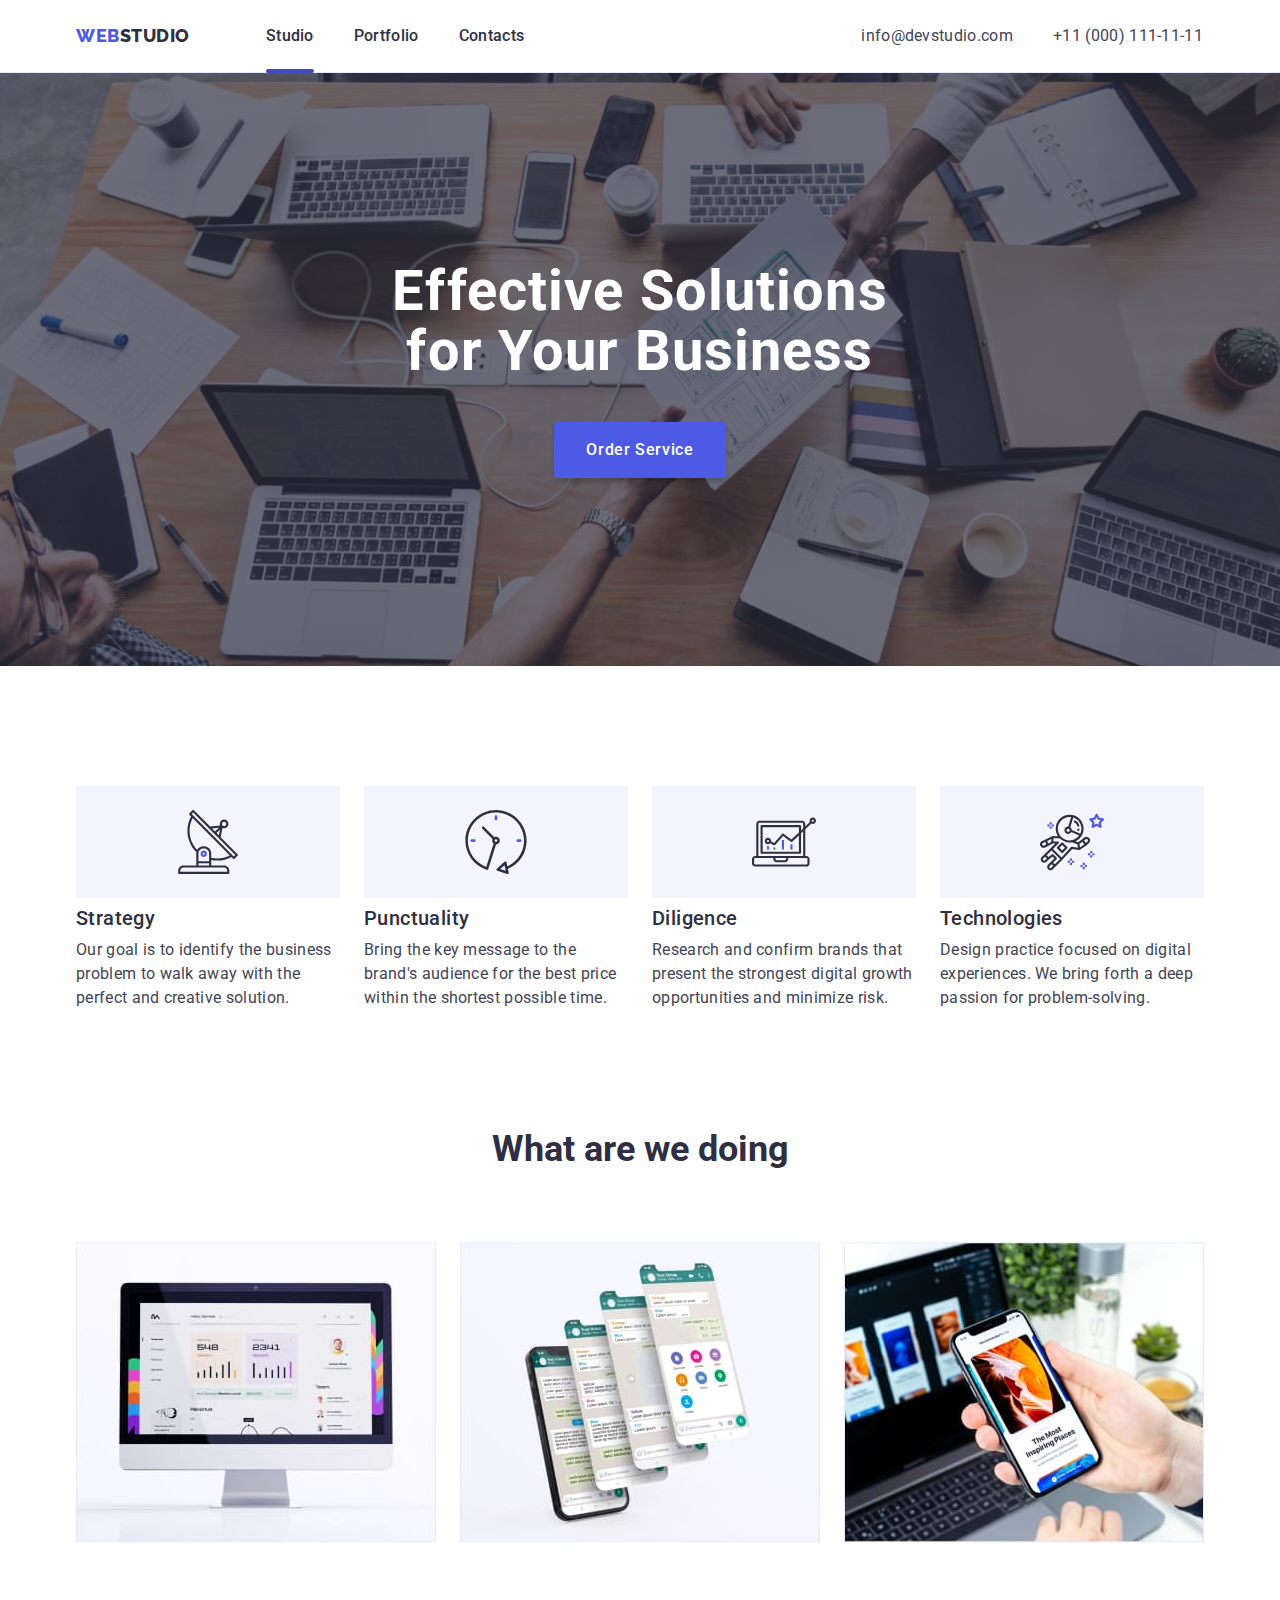
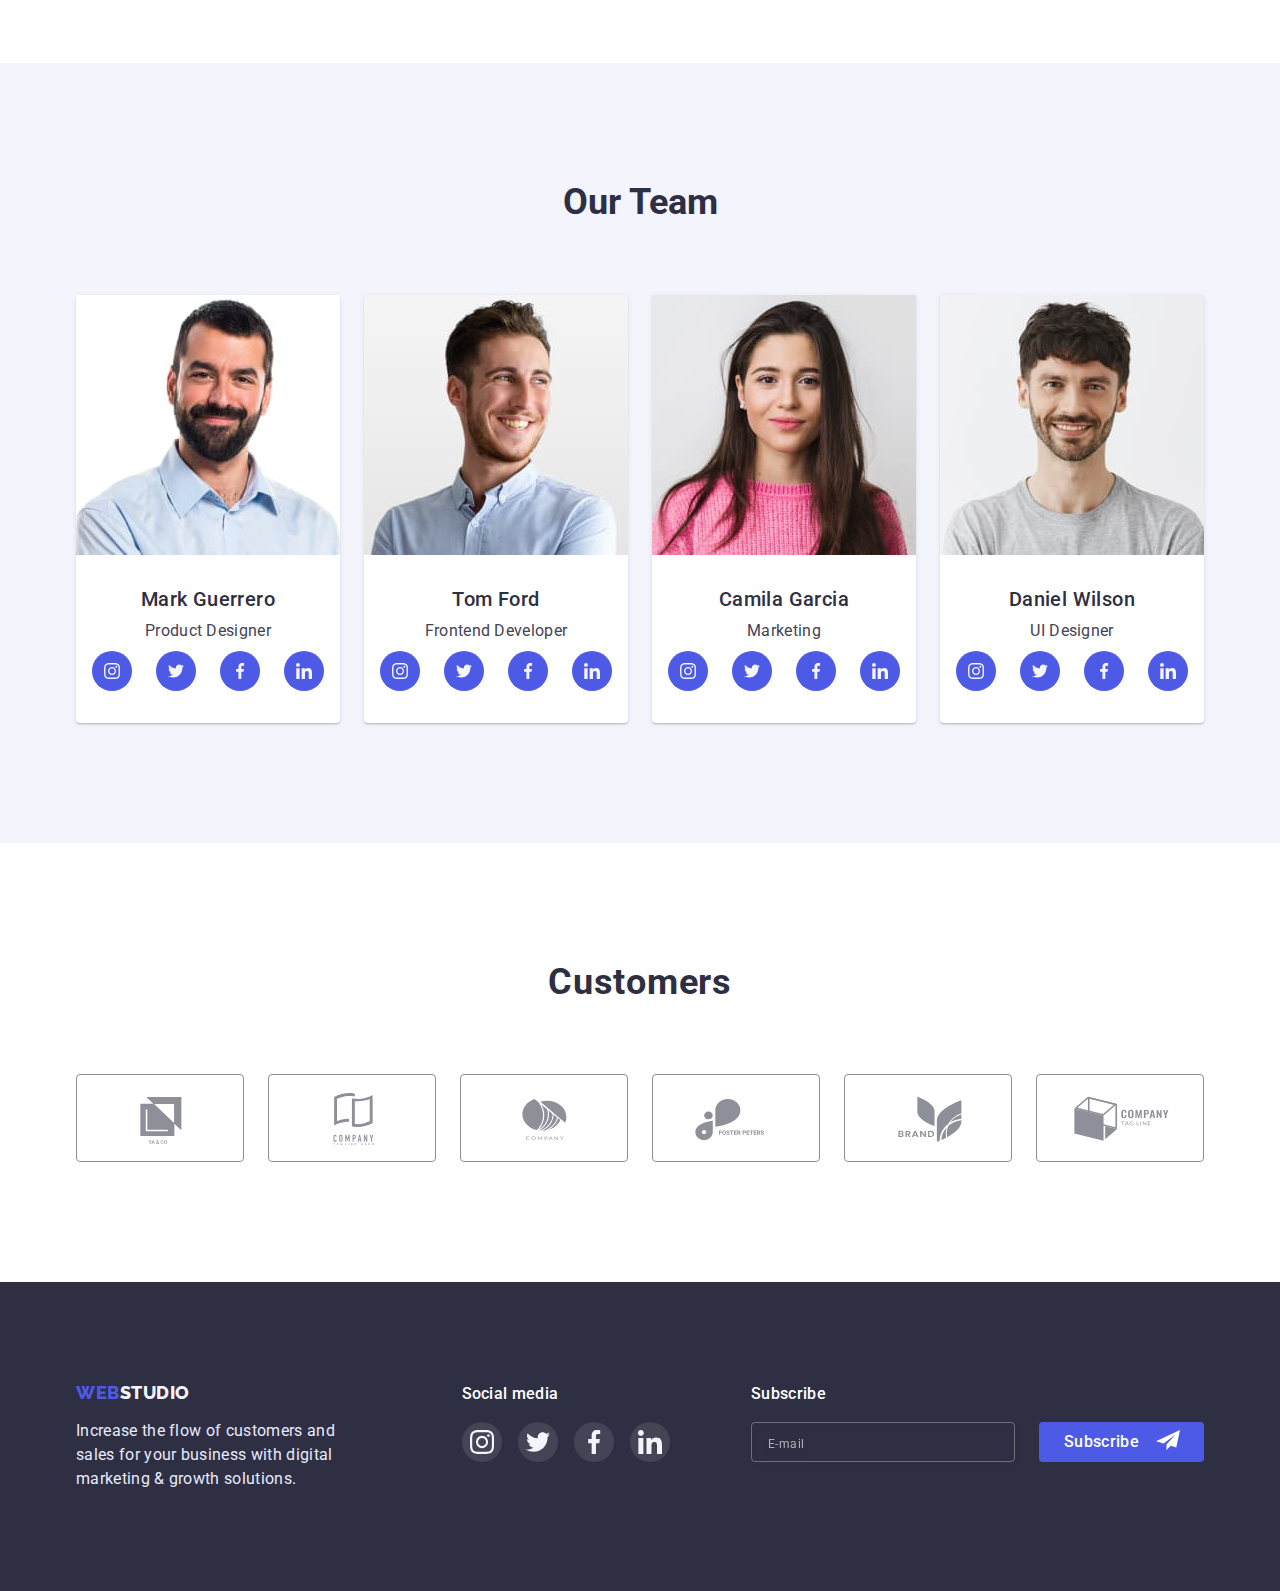
<file: index.html>
<!DOCTYPE html>
<html lang="en">
  <head>
    <meta charset="UTF-8" />
    <meta http-equiv="X-UA-Compatible" content="IE=edge" />
    <meta name="viewport" content="width=device-width, initial-scale=1.0" />
    <link rel="preconnect" href="https://fonts.googleapis.com" />
    <link rel="preconnect" href="https://fonts.gstatic.com" crossorigin />
    <link
      href="https://fonts.googleapis.com/css2?family=Raleway:wght@800&family=Roboto:wght@400;500;700;900&display=swap"
      rel="stylesheet"
    />
    <link
      rel="stylesheet"
      href="https://cdn.jsdelivr.net/npm/modern-normalize@1.1.0/modern-normalize.min.css"
    />
    <link rel="stylesheet" href="./css/styles.css" />
    <link rel="stylesheet" href="./css/mobile.css" />
    <link rel="stylesheet" href="./css/tablet.css" />
    <link rel="stylesheet" href="./css/desktop.css" />
    <title>WebStudio</title>
  </head>
  <body>
    <header class="header">
      <div class="container header-wrap">
        <nav class="header-navigation">
          <a href="./index.html" class="header-logo link"
            ><span class="header-logo-row">Web</span>Studio</a
          >
          <ul class="header-list list">
            <li class="header-item">
              <a href="./index.html" class="link link-wrap current-studio"
                >Studio</a
              >
            </li>
            <li class="header-item">
              <a href="./portfolio.html" class="link link-wrap">Portfolio</a>
            </li>
            <li class="header-item">
              <a href="#contacts" class="link link-wrap">Contacts</a>
            </li>
          </ul>
        </nav>
        <address class="header-address">
          <ul class="list header-list-wrap">
            <li class="address-item">
              <a href="mailto:info@devstudio.com" class="header-link link"
                >info@devstudio.com</a
              >
            </li>
            <li class="address-item">
              <a href="tel:+110001111111" class="header-tel link"
                >+11 (000) 111-11-11</a
              >
            </li>
          </ul>
        </address>
        <button type="button" class="mob-menu-open btn" data-menu-open>
          <svg class="menu-open-icon" width="32" height="22">
            <use
              href="./images/symbol-defs-icon.svg#icon-mobile-menu-open"
            ></use>
          </svg>
        </button>
      </div>
      <div class="mob-menu-wrap is-hidden" data-menu>
        <div class="container menu-container">
          <div>
            <button
              class="btn-mob-menu-close btn"
              type="button"
              data-menu-close
            >
              <svg class="close-mob-menu-icon" width="8" height="8">
                <use
                  href="./images/symbol-defs-icon.svg#icon-modal-close"
                ></use>
              </svg>
            </button>
            <nav class="mob-menu-nav">
              <ul class="mob-menu-list list">
                <li class="mob-menu-item">
                  <a href="./index.html" class="link mob-menu-link">Studio</a>
                </li>
                <li class="mob-menu-item">
                  <a href="./portfolio.html" class="link mob-menu-link"
                    >Portfolio</a
                  >
                </li>
                <li class="mob-menu-item">
                  <a href="#contacts" class="link mob-menu-link">Contacts</a>
                </li>
              </ul>
            </nav>
          </div>
          <div>
            <address class="mob-menu-address">
              <ul class="list mob-menu-address-list">
                <li class="mob-menu-address-item">
                  <a href="tel:+110001111111" class="mob-menu-tel link"
                    >+11 (000) 111-11-11</a
                  >
                </li>
                <li class="mob-menu-address-item">
                  <a
                    href="mailto:info@devstudio.com"
                    class="mob-menu-link-address link"
                    >info@devstudio.com</a
                  >
                </li>
              </ul>
            </address>
            <ul class="mob-soc-list list">
              <li class="mob-soc-item">
                <a href="https://www.instagram.com/" class="mob-soc-link link">
                  <svg class="mob-soc-icon" width="24" height="24">
                    <use
                      href="./images/symbol-defs-icon.svg#icon-instagram"
                    ></use>
                  </svg>
                </a>
              </li>
              <li class="mob-soc-item">
                <a href="https://twitter.com/" class="mob-soc-link link">
                  <svg class="mob-soc-icon" width="24" height="24">
                    <use
                      href="./images/symbol-defs-icon.svg#icon-twitter"
                    ></use>
                  </svg>
                </a>
              </li>
              <li class="mob-soc-item">
                <a href="https://www.facebook.com/" class="mob-soc-link link">
                  <svg class="mob-soc-icon" width="24" height="24">
                    <use
                      href="./images/symbol-defs-icon.svg#icon-facebook"
                    ></use>
                  </svg>
                </a>
              </li>
              <li class="mob-soc-item">
                <a href="https://www.linkedin.com/" class="mob-soc-link link">
                  <svg class="mob-soc-icon" width="24" height="24">
                    <use
                      href="./images/symbol-defs-icon.svg#icon-linkedin"
                    ></use>
                  </svg>
                </a>
              </li>
            </ul>
          </div>
        </div>
      </div>
    </header>
    <main>
      <section class="hero">
        <div class="container hero-container">
          <h1 class="hero-title">Effective Solutions for Your Business</h1>
          <button type="button" data-modal-open class="hero-btn btn">
            Order Service
          </button>
        </div>
      </section>
      <section class="features">
        <div class="container features-container">
          <h2 class="visually-hidden">Our advantages</h2>
          <ul class="features-list list">
            <li class="features-item">
              <div class="astronaut-wrap">
                <svg class="astronaut-icon" width="64" height="64">
                  <use
                    href="./images/symbol-defs-icon.svg#icon-astronaut-1"
                  ></use>
                </svg>
              </div>
              <h3 class="features-subtitle">Strategy</h3>
              <p class="features-text">
                Our goal is to identify the business problem to walk away with
                the perfect and creative solution.
              </p>
            </li>
            <li class="features-item">
              <div class="astronaut-wrap">
                <svg class="astronaut-icon" width="64" height="64">
                  <use
                    href="./images/symbol-defs-icon.svg#icon-astronaut-2"
                  ></use>
                </svg>
              </div>
              <h3 class="features-subtitle">Punctuality</h3>
              <p class="features-text">
                Bring the key message to the brand's audience for the best price
                within the shortest possible time.
              </p>
            </li>
            <li class="features-item">
              <div class="astronaut-wrap">
                <svg class="astronaut-icon" width="64" height="64">
                  <use
                    href="./images/symbol-defs-icon.svg#icon-astronaut-3"
                  ></use>
                </svg>
              </div>
              <h3 class="features-subtitle">Diligence</h3>
              <p class="features-text">
                Research and confirm brands that present the strongest digital
                growth opportunities and minimize risk.
              </p>
            </li>
            <li class="features-item">
              <div class="astronaut-wrap">
                <svg class="astronaut-icon" width="64" height="64">
                  <use
                    href="./images/symbol-defs-icon.svg#icon-astronaut-4"
                  ></use>
                </svg>
              </div>
              <h3 class="features-subtitle">Technologies</h3>
              <p class="features-text">
                Design practice focused on digital experiences. We bring forth a
                deep passion for problem-solving.
              </p>
            </li>
          </ul>
        </div>
      </section>
      <section class="about">
        <div class="container">
          <h2 class="about-title">What are we doing</h2>
          <ul class="about-list list">
            <li class="about-item">
              <img
                srcset="./images/img-1.jpg 1x, ./images/img-1-2x.jpg 2x"
                src="./images/img-1.jpg"
                alt="monitor"
                width="360"
                height="300"
              />
            </li>
            <li class="about-item">
              <img
                srcset="./images/img-2.jpg 1x, ./images/img-2-2x.jpg 2x"
                src="./images/img-2.jpg"
                alt="smartphone"
                width="360"
                height="300"
              />
            </li>
            <li class="about-item">
              <img
                srcset="./images/img-3.jpg 1x, ./images/img-3-2x.jpg 2x"
                src="./images/img-3.jpg"
                alt="monitor and smartphone"
                width="360"
                height="300"
              />
            </li>
          </ul>
        </div>
      </section>
      <section class="team">
        <div class="container mini-container">
          <h2 class="team-title">Our Team</h2>
          <ul class="team-list list">
            <li class="team-item">
              <img
                srcset="./images/team-1.jpg 1x, ./images/team-1-2x.jpg 2x"
                src="./images/team-1.jpg"
                alt="portrait"
                width="264"
                height="260"
              />
              <div class="card-team">
                <h3 class="team-subtitle">Mark Guerrero</h3>
                <p class="team-text">Product Designer</p>
                <ul class="team-soc-list list">
                  <li class="team-soc-item">
                    <a
                      href="https://www.instagram.com/"
                      class="team-soc-link link"
                    >
                      <svg class="team-soc-icon" width="16" height="16">
                        <use
                          href="./images/symbol-defs-icon.svg#icon-instagram"
                          class="icon"
                        ></use>
                      </svg>
                    </a>
                  </li>
                  <li class="team-soc-item">
                    <a href="https://twitter.com/" class="team-soc-link link">
                      <svg class="team-soc-icon" width="16" height="16">
                        <use
                          href="./images/symbol-defs-icon.svg#icon-twitter"
                          class="icon"
                        ></use>
                      </svg>
                    </a>
                  </li>
                  <li class="team-soc-item">
                    <a
                      href="https://www.facebook.com/"
                      class="team-soc-link link"
                    >
                      <svg class="team-soc-icon" width="16" height="16">
                        <use
                          href="./images/symbol-defs-icon.svg#icon-facebook"
                          class="icon"
                        ></use>
                      </svg>
                    </a>
                  </li>
                  <li class="team-soc-item">
                    <a
                      href="https://www.linkedin.com/"
                      class="team-soc-link link"
                    >
                      <svg class="team-soc-icon" width="16" height="16">
                        <use
                          href="./images/symbol-defs-icon.svg#icon-linkedin"
                          class="icon"
                        ></use>
                      </svg>
                    </a>
                  </li>
                </ul>
              </div>
            </li>
            <li class="team-item">
              <img
                srcset="./images/team-2.jpg 1x, ./images/team-2-2x.jpg 2x"
                src="./images/team-2.jpg"
                alt="portrait"
                width="264"
                height="260"
              />
              <div class="card-team">
                <h3 class="team-subtitle">Tom Ford</h3>
                <p class="team-text">Frontend Developer</p>
                <ul class="team-soc-list list">
                  <li class="team-soc-item">
                    <a
                      href="https://www.instagram.com/"
                      class="team-soc-link link"
                    >
                      <svg class="team-soc-icon" width="16" height="16">
                        <use
                          href="./images/symbol-defs-icon.svg#icon-instagram"
                          class="icon"
                        ></use>
                      </svg>
                    </a>
                  </li>
                  <li class="team-soc-item">
                    <a href="https://twitter.com/" class="team-soc-link link">
                      <svg class="team-soc-icon" width="16" height="16">
                        <use
                          href="./images/symbol-defs-icon.svg#icon-twitter"
                          class="icon"
                        ></use>
                      </svg>
                    </a>
                  </li>
                  <li class="team-soc-item">
                    <a
                      href="https://www.facebook.com/"
                      class="team-soc-link link"
                    >
                      <svg class="team-soc-icon" width="16" height="16">
                        <use
                          href="./images/symbol-defs-icon.svg#icon-facebook"
                          class="icon"
                        ></use>
                      </svg>
                    </a>
                  </li>
                  <li class="team-soc-item">
                    <a
                      href="https://www.linkedin.com/"
                      class="team-soc-link link"
                    >
                      <svg class="team-soc-icon" width="16" height="16">
                        <use
                          href="./images/symbol-defs-icon.svg#icon-linkedin"
                          class="icon"
                        ></use>
                      </svg>
                    </a>
                  </li>
                </ul>
              </div>
            </li>
            <li class="team-item">
              <img
                srcset="./images/team-3.jpg 1x, ./images/team-3-2x.jpg 2x"
                src="./images/team-3.jpg"
                alt="portrait"
                width="264"
                height="260"
              />
              <div class="card-team">
                <h3 class="team-subtitle">Camila Garcia</h3>
                <p class="team-text">Marketing</p>
                <ul class="team-soc-list list">
                  <li class="team-soc-item">
                    <a
                      href="https://www.instagram.com/"
                      class="team-soc-link link"
                    >
                      <svg class="team-soc-icon" width="16" height="16">
                        <use
                          href="./images/symbol-defs-icon.svg#icon-instagram"
                          class="icon"
                        ></use>
                      </svg>
                    </a>
                  </li>
                  <li class="team-soc-item">
                    <a href="https://twitter.com/" class="team-soc-link link">
                      <svg class="team-soc-icon" width="16" height="16">
                        <use
                          href="./images/symbol-defs-icon.svg#icon-twitter"
                          class="icon"
                        ></use>
                      </svg>
                    </a>
                  </li>
                  <li class="team-soc-item">
                    <a
                      href="https://www.facebook.com/"
                      class="team-soc-link link"
                    >
                      <svg class="team-soc-icon" width="16" height="16">
                        <use
                          href="./images/symbol-defs-icon.svg#icon-facebook"
                          class="icon"
                        ></use>
                      </svg>
                    </a>
                  </li>
                  <li class="team-soc-item">
                    <a
                      href="https://www.linkedin.com/"
                      class="team-soc-link link"
                    >
                      <svg class="team-soc-icon" width="16" height="16">
                        <use
                          href="./images/symbol-defs-icon.svg#icon-linkedin"
                          class="icon"
                        ></use>
                      </svg>
                    </a>
                  </li>
                </ul>
              </div>
            </li>
            <li class="team-item">
              <img
                srcset="./images/team-4.jpg 1x, ./images/team-4-2x.jpg 2x"
                src="./images/team-4.jpg"
                alt="portrait"
                width="264"
                height="260"
              />
              <div class="card-team">
                <h3 class="team-subtitle">Daniel Wilson</h3>
                <p class="team-text">UI Designer</p>
                <ul class="team-soc-list list">
                  <li class="team-soc-item">
                    <a
                      href="https://www.instagram.com/"
                      class="team-soc-link link"
                    >
                      <svg class="team-soc-icon" width="16" height="16">
                        <use
                          href="./images/symbol-defs-icon.svg#icon-instagram"
                          class="icon"
                        ></use>
                      </svg>
                    </a>
                  </li>
                  <li class="team-soc-item">
                    <a href="https://twitter.com/" class="team-soc-link link">
                      <svg class="team-soc-icon" width="16" height="16">
                        <use
                          href="./images/symbol-defs-icon.svg#icon-twitter"
                          class="icon"
                        ></use>
                      </svg>
                    </a>
                  </li>
                  <li class="team-soc-item">
                    <a
                      href="https://www.facebook.com/"
                      class="team-soc-link link"
                    >
                      <svg class="team-soc-icon" width="16" height="16">
                        <use
                          href="./images/symbol-defs-icon.svg#icon-facebook"
                          class="icon"
                        ></use>
                      </svg>
                    </a>
                  </li>
                  <li class="team-soc-item">
                    <a
                      href="https://www.linkedin.com/"
                      class="team-soc-link link"
                    >
                      <svg class="team-soc-icon" width="16" height="16">
                        <use
                          href="./images/symbol-defs-icon.svg#icon-linkedin"
                          class="icon"
                        ></use>
                      </svg>
                    </a>
                  </li>
                </ul>
              </div>
            </li>
          </ul>
        </div>
      </section>
      <section class="customers">
        <div class="container mini-container customers-container">
          <h2 class="customers-title">Customers</h2>
          <ul class="customers-list list">
            <li class="customers-item">
              <a href="" class="customers-link link">
                <svg class="customers-icon" width="104" height="56">
                  <use
                    href="./images/symbol-defs-icon.svg#icon-customers-1"
                  ></use>
                </svg>
              </a>
            </li>
            <li class="customers-item">
              <a href="" class="customers-link link">
                <svg class="customers-icon" width="104" height="56">
                  <use
                    href="./images/symbol-defs-icon.svg#icon-customers-2"
                  ></use>
                </svg>
              </a>
            </li>
            <li class="customers-item">
              <a href="" class="customers-link link">
                <svg class="customers-icon" width="104" height="56">
                  <use
                    href="./images/symbol-defs-icon.svg#icon-costomers-3"
                  ></use>
                </svg>
              </a>
            </li>
            <li class="customers-item">
              <a href="" class="customers-link link">
                <svg class="customers-icon" width="104" height="56">
                  <use
                    href="./images/symbol-defs-icon.svg#icon-costomers-4"
                  ></use>
                </svg>
              </a>
            </li>
            <li class="customers-item">
              <a href="" class="customers-link link">
                <svg class="customers-icon" width="104" height="56">
                  <use
                    href="./images/symbol-defs-icon.svg#icon-costomers-5"
                  ></use>
                </svg>
              </a>
            </li>
            <li class="customers-item">
              <a href="" class="customers-link link">
                <svg class="customers-icon" width="104" height="56">
                  <use
                    href="./images/symbol-defs-icon.svg#icon-costomers-6"
                  ></use>
                </svg>
              </a>
            </li>
          </ul>
        </div>
      </section>
    </main>
    <footer class="footer">
      <div class="container mini-container footer-container">
        <div class="footer-left-container">
          <a href="./index.html" class="footer-logo link"
            ><span class="footer-logo-row">Web</span>Studio</a
          >
          <p class="footer-text">
            Increase the flow of customers and sales for your business with
            digital marketing & growth solutions.
          </p>
        </div>
        <div class="footer-center-container" id="contacts">
          <p class="footer-soc-text">Social media</p>
          <ul class="footer-soc-list list">
            <li class="footer-soc-item">
              <a href="https://www.instagram.com/" class="footer-soc-link link">
                <svg class="footer-soc-icon" width="16" height="16">
                  <use
                    href="./images/symbol-defs-icon.svg#icon-instagram"
                  ></use>
                </svg>
              </a>
            </li>
            <li class="footer-soc-item">
              <a href="https://twitter.com/" class="footer-soc-link link">
                <svg class="footer-soc-icon" width="16" height="16">
                  <use href="./images/symbol-defs-icon.svg#icon-twitter"></use>
                </svg>
              </a>
            </li>
            <li class="footer-soc-item">
              <a href="https://www.facebook.com/" class="footer-soc-link link">
                <svg class="footer-soc-icon" width="16" height="16">
                  <use href="./images/symbol-defs-icon.svg#icon-facebook"></use>
                </svg>
              </a>
            </li>
            <li class="footer-soc-item">
              <a href="https://www.linkedin.com/" class="footer-soc-link link">
                <svg class="footer-soc-icon" width="16" height="16">
                  <use href="./images/symbol-defs-icon.svg#icon-linkedin"></use>
                </svg>
              </a>
            </li>
          </ul>
        </div>
        <div class="footer-form-wrap">
          <p class="footer-form-text">Subscribe</p>
          <form action="#" class="footer-form">
            <input
              type="email"
              name="user-email"
              id="email"
              class="footer-input"
              placeholder="E-mail"
            />
            <button type="submit" class="footer-form-btn btn">
              Subscribe
              <svg class="footer-form-icon" width="24" height="24">
                <use
                  href="./images/symbol-defs-icon.svg#icon-footer-btn-icon"
                ></use>
              </svg>
            </button>
          </form>
        </div>
      </div>
    </footer>
    <div class="backdrop is-hidden" data-modal>
      <div class="modal">
        <button class="btn-modal-close btn" data-modal-close type="button">
          <svg class="close-icon" width="8" height="8">
            <use href="./images/symbol-defs-icon.svg#icon-modal-close"></use>
          </svg>
        </button>
        <p class="modal-title">Leave your contacts and we will call you back</p>
        <!------FORM------------------->
        <form action="#">
          <label for="user-name" class="modal-input-text">Name</label>
          <div class="modal-input-wrap">
            <input type="text" class="modal-input" id="user-name" required />
            <svg class="modal-input-icon" width="18" height="18">
              <use href="./images/symbol-defs-icon.svg#icon-modal-person"></use>
            </svg>
          </div>
          <label for="username" class="modal-input-text">Phone</label>
          <div class="modal-input-wrap">
            <input
              type="text"
              name="user-name"
              class="modal-input"
              id="username"
              required
            />
            <svg class="modal-input-icon user" width="18" height="24">
              <use href="./images/symbol-defs-icon.svg#icon-modal-phone"></use>
            </svg>
          </div>
          <label for="user-email" class="modal-input-text">Email</label>
          <div class="modal-input-wrap">
            <input
              type="email"
              name="user-email"
              class="modal-input"
              id="user-email"
              required
            />
            <svg class="modal-input-icon user" width="18" height="24">
              <use href="./images/symbol-defs-icon.svg#icon-modal-email"></use>
            </svg>
          </div>
          <div class="modal-textarea-wrap">
            <label for="user-text" class="modal-input-text">Comment</label>
            <textarea
              class="modal-field-textarea"
              name="user-text"
              placeholder="Text input"
              id="user-text"
            ></textarea>
          </div>
          <div class="modal-check-wrap">
            <input
              type="checkbox"
              class="modal-check-input visually-hidden"
              value="accept"
              id="accept"
              required
            />
            <label for="accept" class="modal-check-text">
              <span>
                I accept the terms and conditions of the
                <a href="" class="check-policy">Privacy Policy</a>
              </span>
            </label>
          </div>
          <button type="submit" class="modal-btn-form btn">Send</button>
        </form>
        <!-------------------------->
      </div>
    </div>
    <script src="./js/modal.js"></script>
    <script src="./js/mobile-menu.js"></script>
  </body>
</html>
</file>
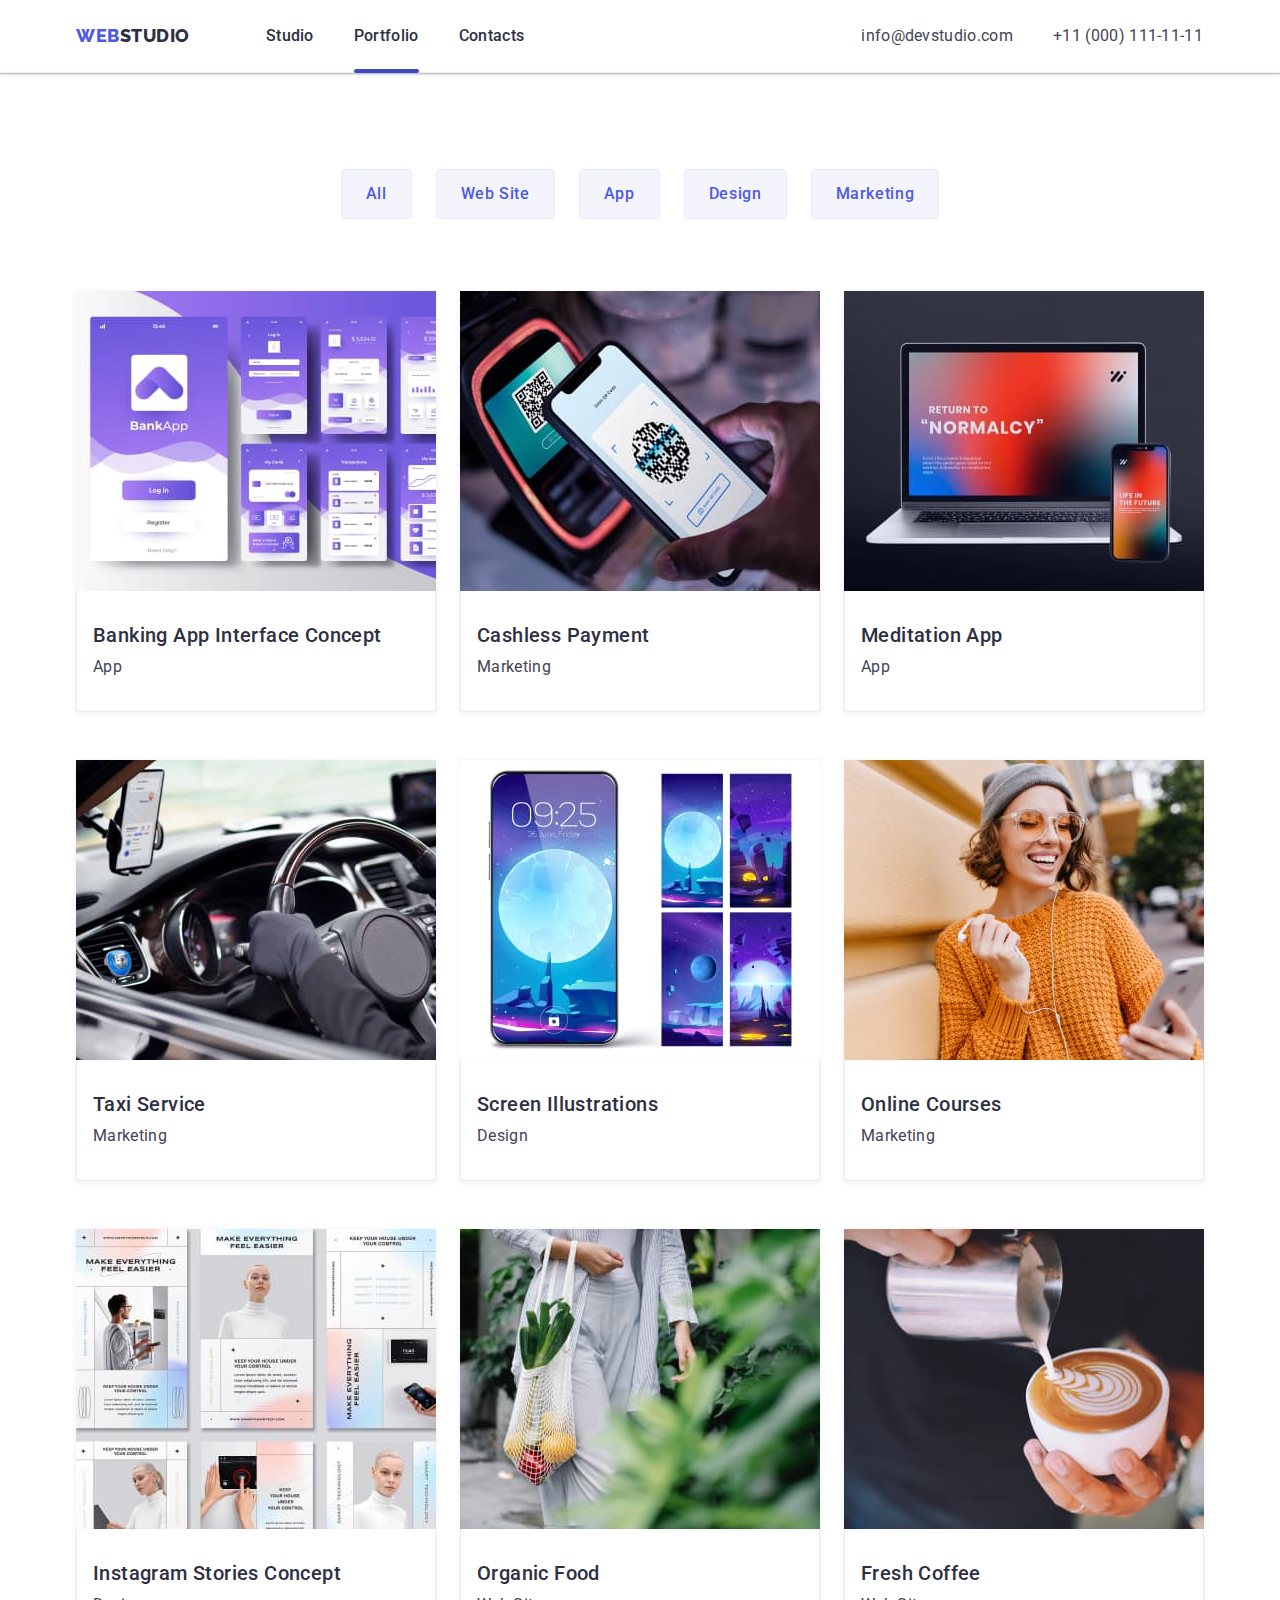
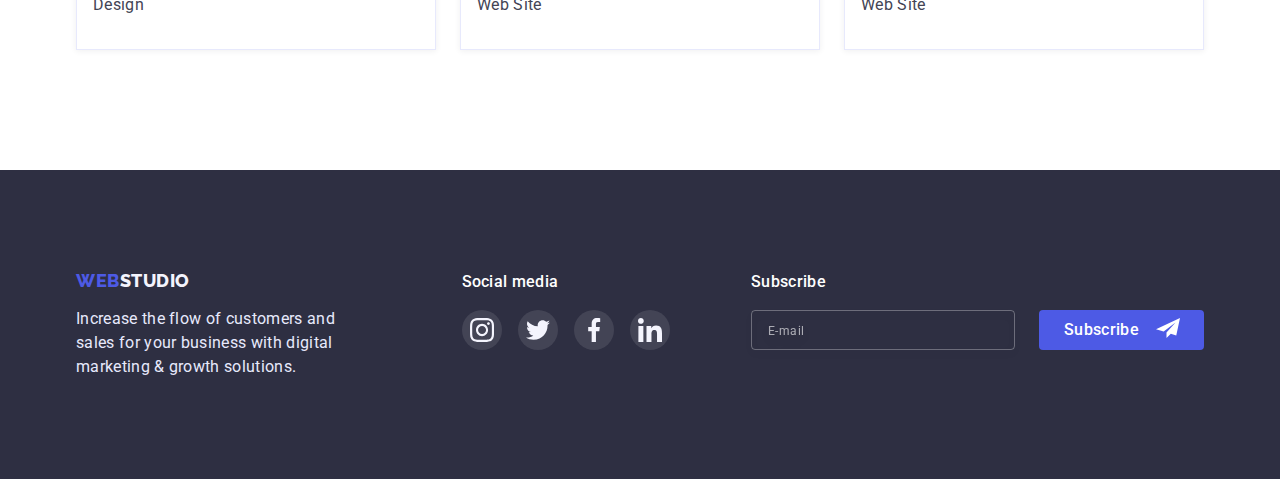
<file: portfolio.html>
<!DOCTYPE html>
<html lang="en">
  <head>
    <meta charset="UTF-8" />
    <meta http-equiv="X-UA-Compatible" content="IE=edge" />
    <meta name="viewport" content="width=device-width, initial-scale=1.0" />
    <link rel="preconnect" href="https://fonts.googleapis.com" />
    <link rel="preconnect" href="https://fonts.gstatic.com" crossorigin />
    <link
      href="https://fonts.googleapis.com/css2?family=Raleway:wght@800&family=Roboto:wght@400;500;700;900&display=swap"
      rel="stylesheet"
    />
    <link
      rel="stylesheet"
      href="https://cdn.jsdelivr.net/npm/modern-normalize@1.1.0/modern-normalize.min.css"
    />
    <link rel="stylesheet" href="./css/styles.css" />
    <link rel="stylesheet" href="./css/mobile.css" />
    <link rel="stylesheet" href="./css/tablet.css" />
    <link rel="stylesheet" href="./css/desktop.css" />
    <title>Portfolio</title>
  </head>
  <body>
    <header class="header">
      <div class="container header-wrap">
        <nav class="header-navigation">
          <a href="./index.html" class="header-logo link"
            ><span class="header-logo-row">Web</span>Studio</a
          >
          <ul class="header-list list">
            <li class="header-item">
              <a href="./index.html" class="link link-wrap">Studio</a>
            </li>
            <li class="header-item">
              <a
                href="./portfolio.html"
                class="link link-wrap current-portfolio"
                >Portfolio</a
              >
            </li>
            <li class="header-item">
              <a href="#contacts" class="link link-wrap">Contacts</a>
            </li>
          </ul>
        </nav>
        <address class="header-address">
          <ul class="list header-list-wrap">
            <li class="address-item">
              <a href="mailto:info@devstudio.com" class="header-link link"
                >info@devstudio.com</a
              >
            </li>
            <li class="address-item">
              <a href="tel:+110001111111" class="header-tel link"
                >+11 (000) 111-11-11</a
              >
            </li>
          </ul>
        </address>
        <button type="button" class="mob-menu-open btn" data-menu-open>
          <svg class="menu-open-icon" width="32" height="22">
            <use
              href="./images/symbol-defs-icon.svg#icon-mobile-menu-open"
            ></use>
          </svg>
        </button>
      </div>
      <div class="mob-menu-wrap is-hidden" data-menu>
        <div class="container menu-container">
          <div>
            <button
              class="btn-mob-menu-close btn"
              type="button"
              data-menu-close
            >
              <svg class="close-mob-menu-icon" width="8" height="8">
                <use
                  href="./images/symbol-defs-icon.svg#icon-modal-close"
                ></use>
              </svg>
            </button>
            <nav class="mob-menu-nav">
              <ul class="mob-menu-list list">
                <li class="mob-menu-item">
                  <a href="./index.html" class="link mob-menu-link">Studio</a>
                </li>
                <li class="mob-menu-item">
                  <a href="./portfolio.html" class="link mob-menu-link"
                    >Portfolio</a
                  >
                </li>
                <li class="mob-menu-item">
                  <a href="#contacts" class="link mob-menu-link">Contacts</a>
                </li>
              </ul>
            </nav>
          </div>
          <div>
            <address class="mob-menu-address">
              <ul class="list mob-menu-address-list">
                <li class="mob-menu-address-item">
                  <a href="tel:+110001111111" class="mob-menu-tel link"
                    >+11 (000) 111-11-11</a
                  >
                </li>
                <li class="mob-menu-address-item">
                  <a
                    href="mailto:info@devstudio.com"
                    class="mob-menu-link-address link"
                    >info@devstudio.com</a
                  >
                </li>
              </ul>
            </address>
            <ul class="mob-soc-list list">
              <li class="mob-soc-item">
                <a href="https://www.instagram.com/" class="mob-soc-link link">
                  <svg class="mob-soc-icon" width="24" height="24">
                    <use
                      href="./images/symbol-defs-icon.svg#icon-instagram"
                    ></use>
                  </svg>
                </a>
              </li>
              <li class="mob-soc-item">
                <a href="https://twitter.com/" class="mob-soc-link link">
                  <svg class="mob-soc-icon" width="24" height="24">
                    <use
                      href="./images/symbol-defs-icon.svg#icon-twitter"
                    ></use>
                  </svg>
                </a>
              </li>
              <li class="mob-soc-item">
                <a href="https://www.facebook.com/" class="mob-soc-link link">
                  <svg class="mob-soc-icon" width="24" height="24">
                    <use
                      href="./images/symbol-defs-icon.svg#icon-facebook"
                    ></use>
                  </svg>
                </a>
              </li>
              <li class="mob-soc-item">
                <a href="https://www.linkedin.com/" class="mob-soc-link link">
                  <svg class="mob-soc-icon" width="24" height="24">
                    <use
                      href="./images/symbol-defs-icon.svg#icon-linkedin"
                    ></use>
                  </svg>
                </a>
              </li>
            </ul>
          </div>
        </div>
      </div>
    </header>
    <main>
      <section class="gallery">
        <div class="container gallery-container">
          <h2 class="visually-hidden">Filter</h2>
          <ul class="menu-list list">
            <li class="menu-item">
              <button type="button" class="menu-btn btn">All</button>
            </li>
            <li class="menu-item">
              <button type="button" class="menu-btn btn">Web Site</button>
            </li>
            <li class="menu-item">
              <button type="button" class="menu-btn btn">App</button>
            </li>
            <li class="menu-item">
              <button type="button" class="menu-btn btn">Design</button>
            </li>
            <li class="menu-item">
              <button type="button" class="menu-btn btn">Marketing</button>
            </li>
          </ul>
          <ul class="gallery-list list">
            <li class="gallery-item" id="filter-app">
              <a href="" class="gallery-link link">
                <div class="overlay-box">
                  <picture>
                    <source
                      srcset="
                        ./images/portfolio-1.jpg    1x,
                        ./images/portfolio-1-2x.jpg 2x
                      "
                      media="(min-width: 1200px)"
                    />
                    <source
                      srcset="
                        ./images/portfolio-1-tab.jpg    1x,
                        ./images/portfolio-1-tab-2x.jpg 2x
                      "
                      media="(min-width: 768px)"
                    />
                    <source
                      srcset="
                        ./images/portfolio-1-mob.jpg    1x,
                        ./images/portfolio-1-mob-2x.jpg 2x
                      "
                      media="(max-width: 767px)"
                    />
                    <img
                      src="./images/portfolio-1.jpg"
                      alt="interface banking"
                      width="396"
                      height="300"
                    />
                  </picture>
                  <p class="overlay-text">
                    14 Stylish and User-Friendly App Design Concepts · Task
                    Manager App · Calorie Tracker App · Exotic Fruit Ecommerce
                    App · Cloud Storage App
                  </p>
                </div>
                <div class="text-card">
                  <h3 class="gallery-subtitle">
                    Banking App Interface Concept
                  </h3>
                  <p class="gallery-text">App</p>
                </div>
              </a>
            </li>
            <li class="gallery-item" id="filter-marketing">
              <a href="" class="gallery-link link">
                <div class="overlay-box">
                  <picture>
                    <source
                      srcset="
                        ./images/portfolio-2.jpg    1x,
                        ./images/portfolio-2-2x.jpg 2x
                      "
                      media="(min-width: 1200px)"
                    />
                    <source
                      srcset="
                        ./images/portfolio-2-tab.jpg    1x,
                        ./images/portfolio-2-tab-2x.jpg 2x
                      "
                      media="(min-width: 768px)"
                    />
                    <source
                      srcset="
                        ./images/portfolio-2-mob.jpg    1x,
                        ./images/portfolio-2-mob-2x.jpg 2x
                      "
                      media="(max-width: 767px)"
                    />
                    <img
                      src="./images/portfolio-2.jpg"
                      alt="payment by smartphone"
                      width="396"
                      height="300"
                    />
                  </picture>
                  <p class="overlay-text">
                    14 Stylish and User-Friendly App Design Concepts · Task
                    Manager App · Calorie Tracker App · Exotic Fruit Ecommerce
                    App · Cloud Storage App
                  </p>
                </div>
                <div class="text-card">
                  <h3 class="gallery-subtitle">Cashless Payment</h3>
                  <p class="gallery-text">Marketing</p>
                </div>
              </a>
            </li>
            <li class="gallery-item">
              <a href="" class="gallery-link link">
                <div class="overlay-box">
                  <picture>
                    <source
                      srcset="
                        ./images/portfolio-3.jpg    1x,
                        ./images/portfolio-3-2x.jpg 2x
                      "
                      media="(min-width: 1200px)"
                    />
                    <source
                      srcset="
                        ./images/portfolio-3-tab.jpg    1x,
                        ./images/portfolio-3-tab-2x.jpg 2x
                      "
                      media="(min-width: 768px)"
                    />
                    <source
                      srcset="
                        ./images/portfolio-3-mob.jpg    1x,
                        ./images/portfolio-3-mob-2x.jpg 2x
                      "
                      media="(max-width: 767px)"
                    />
                    <img
                      src="./images/portfolio-3.jpg"
                      alt="computer and smartphone"
                      width="396"
                      height="300"
                    />
                  </picture>
                  <p class="overlay-text">
                    14 Stylish and User-Friendly App Design Concepts · Task
                    Manager App · Calorie Tracker App · Exotic Fruit Ecommerce
                    App · Cloud Storage App
                  </p>
                </div>
                <div class="text-card">
                  <h3 class="gallery-subtitle">Meditation App</h3>
                  <p class="gallery-text">App</p>
                </div>
              </a>
            </li>
            <li class="gallery-item">
              <a href="" class="gallery-link link">
                <div class="overlay-box">
                  <picture>
                    <source
                      srcset="
                        ./images/portfolio-4.jpg    1x,
                        ./images/portfolio-4-2x.jpg 2x
                      "
                      media="(min-width: 1200px)"
                    />
                    <source
                      srcset="
                        ./images/portfolio-4-tab.jpg    1x,
                        ./images/portfolio-4-tab-2x.jpg 2x
                      "
                      media="(min-width: 768px)"
                    />
                    <source
                      srcset="
                        ./images/portfolio-4-mob.jpg    1x,
                        ./images/portfolio-4-mob-2x.jpg 2x
                      "
                      media="(max-width: 767px)"
                    />
                    <img
                      src="./images/portfolio-4.jpg"
                      alt="navigation in the car"
                      width="396"
                      height="300"
                    />
                  </picture>
                  <p class="overlay-text">
                    14 Stylish and User-Friendly App Design Concepts · Task
                    Manager App · Calorie Tracker App · Exotic Fruit Ecommerce
                    App · Cloud Storage App
                  </p>
                </div>
                <div class="text-card">
                  <h3 class="gallery-subtitle">Taxi Service</h3>
                  <p class="gallery-text">Marketing</p>
                </div>
              </a>
            </li>
            <li class="gallery-item">
              <a href="" class="gallery-link link">
                <div class="overlay-box">
                  <picture>
                    <source
                      srcset="
                        ./images/portfolio-5.jpg    1x,
                        ./images/portfolio-5-2x.jpg 2x
                      "
                      media="(min-width: 1200px)"
                    />
                    <source
                      srcset="
                        ./images/portfolio-5-tab.jpg    1x,
                        ./images/portfolio-5-tab-2x.jpg 2x
                      "
                      media="(min-width: 768px)"
                    />
                    <source
                      srcset="
                        ./images/portfolio-5-mob.jpg    1x,
                        ./images/portfolio-5-mob-2x.jpg 2x
                      "
                      media="(max-width: 767px)"
                    />
                    <img
                      src="./images/portfolio-5.jpg"
                      alt="theme for smartphone"
                      width="396"
                      height="300"
                    />
                  </picture>
                  <p class="overlay-text">
                    14 Stylish and User-Friendly App Design Concepts · Task
                    Manager App · Calorie Tracker App · Exotic Fruit Ecommerce
                    App · Cloud Storage App
                  </p>
                </div>
                <div class="text-card">
                  <h3 class="gallery-subtitle">Screen Illustrations</h3>
                  <p class="gallery-text">Design</p>
                </div>
              </a>
            </li>
            <li class="gallery-item">
              <a href="" class="gallery-link link">
                <div class="overlay-box">
                  <picture>
                    <source
                      srcset="
                        ./images/portfolio-6.jpg    1x,
                        ./images/portfolio-6-2x.jpg 2x
                      "
                      media="(min-width: 1200px)"
                    />
                    <source
                      srcset="
                        ./images/portfolio-6-tab.jpg    1x,
                        ./images/portfolio-6-tab-2x.jpg 2x
                      "
                      media="(min-width: 768px)"
                    />
                    <source
                      srcset="
                        ./images/portfolio-6-mob.jpg    1x,
                        ./images/portfolio-6-mob-2x.jpg 2x
                      "
                      media="(max-width: 767px)"
                    />
                    <img
                      src="./images/portfolio-6.jpg"
                      alt="girl with a smartphone"
                      width="396"
                      height="300"
                    />
                  </picture>
                  <p class="overlay-text">
                    14 Stylish and User-Friendly App Design Concepts · Task
                    Manager App · Calorie Tracker App · Exotic Fruit Ecommerce
                    App · Cloud Storage App
                  </p>
                </div>
                <div class="text-card">
                  <h3 class="gallery-subtitle">Online Courses</h3>
                  <p class="gallery-text">Marketing</p>
                </div>
              </a>
            </li>
            <li class="gallery-item">
              <a href="" class="gallery-link link">
                <div class="overlay-box">
                  <picture>
                    <source
                      srcset="
                        ./images/portfolio-7.jpg    1x,
                        ./images/portfolio-7-2x.jpg 2x
                      "
                      media="(min-width: 1200px)"
                    />
                    <source
                      srcset="
                        ./images/portfolio-7-tab.jpg    1x,
                        ./images/portfolio-7-tab-2x.jpg 2x
                      "
                      media="(min-width: 768px)"
                    />
                    <source
                      srcset="
                        ./images/portfolio-7-mob.jpg    1x,
                        ./images/portfolio-7-mob-2x.jpg 2x
                      "
                      media="(max-width: 767px)"
                    />
                    <img
                      src="./images/portfolio-7.jpg"
                      alt="creating Instagram stories"
                      width="396"
                      height="300"
                    />
                  </picture>
                  <p class="overlay-text">
                    14 Stylish and User-Friendly App Design Concepts · Task
                    Manager App · Calorie Tracker App · Exotic Fruit Ecommerce
                    App · Cloud Storage App
                  </p>
                </div>
                <div class="text-card">
                  <h3 class="gallery-subtitle">Instagram Stories Concept</h3>
                  <p class="gallery-text">Design</p>
                </div>
              </a>
            </li>
            <li class="gallery-item">
              <a href="" class="gallery-link link">
                <div class="overlay-box">
                  <picture>
                    <source
                      srcset="
                        ./images/portfolio-8.jpg    1x,
                        ./images/portfolio-8-2x.jpg 2x
                      "
                      media="(min-width: 1200px)"
                    />
                    <source
                      srcset="
                        ./images/portfolio-8-tab.jpg    1x,
                        ./images/portfolio-8-tab-2x.jpg 2x
                      "
                      media="(min-width: 768px)"
                    />
                    <source
                      srcset="
                        ./images/portfolio-8-mob.jpg    1x,
                        ./images/portfolio-8-mob-2x.jpg 2x
                      "
                      media="(max-width: 767px)"
                    />
                    <img
                      src="./images/portfolio-8.jpg"
                      alt="a bag of vegetables"
                      width="396"
                      height="300"
                    />
                  </picture>
                  <p class="overlay-text">
                    14 Stylish and User-Friendly App Design Concepts · Task
                    Manager App · Calorie Tracker App · Exotic Fruit Ecommerce
                    App · Cloud Storage App
                  </p>
                </div>
                <div class="text-card">
                  <h3 class="gallery-subtitle">Organic Food</h3>
                  <p class="gallery-text">Web Site</p>
                </div>
              </a>
            </li>
            <li class="gallery-item">
              <a href="" class="gallery-link link">
                <div class="overlay-box">
                  <picture>
                    <source
                      srcset="
                        ./images/portfolio-9.jpg    1x,
                        ./images/portfolio-9-2x.jpg 2x
                      "
                      media="(min-width: 1200px)"
                    />
                    <source
                      srcset="
                        ./images/portfolio-9-tab.jpg    1x,
                        ./images/portfolio-9-tab-2x.jpg 2x
                      "
                      media="(min-width: 768px)"
                    />
                    <source
                      srcset="
                        ./images/portfolio-9-mob.jpg    1x,
                        ./images/portfolio-9-mob-2x.jpg 2x
                      "
                      media="(max-width: 767px)"
                    />
                    <img
                      src="./images/portfolio-9.jpg"
                      alt="cup of coffe"
                      width="396"
                      height="300"
                    />
                  </picture>
                  <p class="overlay-text">
                    14 Stylish and User-Friendly App Design Concepts · Task
                    Manager App · Calorie Tracker App · Exotic Fruit Ecommerce
                    App · Cloud Storage App
                  </p>
                </div>
                <div class="text-card">
                  <h3 class="gallery-subtitle">Fresh Coffee</h3>
                  <p class="gallery-text">Web Site</p>
                </div>
              </a>
            </li>
          </ul>
        </div>
      </section>
    </main>
    <footer class="footer">
      <div class="container mini-container footer-container">
        <div class="footer-left-container">
          <a href="./index.html" class="footer-logo link"
            ><span class="footer-logo-row">Web</span>Studio</a
          >
          <p class="footer-text">
            Increase the flow of customers and sales for your business with
            digital marketing & growth solutions.
          </p>
        </div>
        <div class="footer-center-container" id="contacts">
          <p class="footer-soc-text">Social media</p>
          <ul class="footer-soc-list list">
            <li class="footer-soc-item">
              <a href="https://www.instagram.com/" class="footer-soc-link link">
                <svg class="footer-soc-icon" width="16" height="16">
                  <use
                    href="./images/symbol-defs-icon.svg#icon-instagram"
                  ></use>
                </svg>
              </a>
            </li>
            <li class="footer-soc-item">
              <a href="https://twitter.com/" class="footer-soc-link link">
                <svg class="footer-soc-icon" width="16" height="16">
                  <use href="./images/symbol-defs-icon.svg#icon-twitter"></use>
                </svg>
              </a>
            </li>
            <li class="footer-soc-item">
              <a href="https://www.facebook.com/" class="footer-soc-link link">
                <svg class="footer-soc-icon" width="16" height="16">
                  <use href="./images/symbol-defs-icon.svg#icon-facebook"></use>
                </svg>
              </a>
            </li>
            <li class="footer-soc-item">
              <a href="https://www.linkedin.com/" class="footer-soc-link link">
                <svg class="footer-soc-icon" width="16" height="16">
                  <use href="./images/symbol-defs-icon.svg#icon-linkedin"></use>
                </svg>
              </a>
            </li>
          </ul>
        </div>
        <div class="footer-form-wrap">
          <p class="footer-form-text">Subscribe</p>
          <form action="#" class="footer-form">
            <input
              type="email"
              name="user-email"
              id="email"
              class="footer-input"
              placeholder="E-mail"
            />
            <button type="submit" class="footer-form-btn btn">
              Subscribe
              <svg class="footer-form-icon" width="24" height="24">
                <use
                  href="./images/symbol-defs-icon.svg#icon-footer-btn-icon"
                ></use>
              </svg>
            </button>
          </form>
        </div>
      </div>
    </footer>
    <script src="./js/mobile-menu.js"></script>
  </body>
</html>
</file>
<file: css/styles.css>
body {
  font-family: "roboto", sans-serif;
}

:root {
  --subtitle-color: #2e2f42;
  --text-color: #434455;
  --title-color: #2e2f42;
  --typical-color: #f4f4fd;
  --typical-lh: 1.5;
  --typical-fs: 16px;
  --typical-bc: #fff;
  --typical-fw: 500;
  --accent-pasive-color: #4d5ae5;
  --accent-active-color: #404bbf;
  --gradient: linear-gradient(rgba(46, 47, 66, 0.7), rgba(46, 47, 66, 0.7));
}

h1,
h2,
h3,
h4,
h5,
h6,
p {
  margin: 0;
}

ul {
  margin: 0;
  padding-left: 0;
}

img {
  display: block;
  max-width: 100%;
  height: auto;
  width: 100%;
}

.list {
  list-style: none;
}

.link {
  text-decoration: none;
}

.btn {
  cursor: pointer;
  font-family: inherit;
}

.container {
  /* max-width: 1158px; */
  padding: 0 15px;
  margin: 0 auto;
  /* outline: 1px solid red; */
}

.about-title,
.team-title {
  font-weight: 700;
  font-size: 36px;
  line-height: 1.11;
  text-align: center;
}

.no-scroll {
  overflow: hidden;
}

.visually-hidden {
  position: absolute;
  width: 1px;
  height: 1px;
  overflow: hidden;
  border: 0;
  padding: 0;
  clip-path: inset(100%);
  clip: rect(0 0 0 0);
  margin: -1px;
}
/* -----------------------HEADER------------------- */
.header {
  border-bottom: 1px solid #e7e9fc;
  box-shadow: 0px 2px 1px rgba(46, 47, 66, 0.08),
    0px 1px 1px rgba(46, 47, 66, 0.16), 0px 1px 6px rgba(46, 47, 66, 0.08);
}

.header-wrap {
  display: flex;
}

.header-navigation {
  display: flex;
  align-items: center;
}

.header-logo {
  display: inline-block;
  padding-top: 24px;
  padding-bottom: 24px;

  font-family: "Raleway", sans-serif;
  font-weight: 800;
  font-size: 18px;
  line-height: 1.33;
  letter-spacing: 0.03em;
  text-transform: uppercase;
  color: #2e2f42;
}
.header-list {
  display: none;
}
.header-address {
  display: none;
}
.header-logo-row {
  color: var(--accent-pasive-color);
}

/*----mobile menu----*/
.mob-menu-open {
  display: flex;
  border: none;
  background-color: transparent;
  margin-left: auto;
  align-items: center;
  justify-content: center;
}
.menu-open-icon {
  stroke: var(--title-color);
}

.mob-menu-wrap {
  position: fixed;
  top: 0;
  width: 100%;
  height: 100vh;
  z-index: 1;
  background-color: var(--typical-bc);
}

.container.menu-container {
  max-width: 378px;
}
.menu-container {
  padding-top: 40px;
  padding-bottom: 40px;
}

.mob-menu-wrap > .container {
  height: 100%;
  display: flex;
  flex-direction: column;
  justify-content: space-between;
  overflow-y: auto;
}

.mob-menu-nav {
  padding-top: 16px;
}

.mob-menu-link {
  font-weight: 700;
  font-size: 36px;
  line-height: 1.1;
  letter-spacing: 0.02em;
  color: var(--subtitle-color);
  transition: color 250ms cubic-bezier(0.4, 0, 0.2, 1);
}
.mob-menu-item:not(:last-child) {
  margin-bottom: 40px;
}

.mob-menu-link:is(:hover, :focus) {
  color: var(--accent-active-color);
}

.mob-menu-address {
  font-style: normal;
  margin-bottom: 48px;
}

.mob-menu-address-item:not(:last-child) {
  margin-bottom: 40px;
}

.mob-menu-address-item > a:is(:hover, :focus) {
  color: var(--accent-active-color);
}

.mob-menu-link-address {
  font-weight: 500;
  font-size: 20px;
  line-height: 1.2;
  letter-spacing: 0.02em;
  color: var(--text-color);
  transition: color 250ms cubic-bezier(0.4, 0, 0.2, 1);
}

.mob-menu-tel {
  font-weight: 600;
  font-size: 30px;
  line-height: 1.1;
  color: var(--text-color);
  transition: color 250ms cubic-bezier(0.4, 0, 0.2, 1);
}

.mob-soc-list {
  display: flex;
  max-width: 328px;
}

.mob-soc-item {
  min-width: 40px;
  height: 40px;
}
.mob-soc-item:not(:last-child) {
  margin-right: auto;
}

.mob-soc-link {
  width: 100%;
  height: 100%;
  display: flex;
  justify-content: center;
  align-items: center;
  border-radius: 50%;
  background-color: var(--accent-pasive-color);
  transition: background-color 250ms cubic-bezier(0.4, 0, 0.2, 1);
}
.mob-soc-link:is(:hover, :focus) {
  background-color: var(--accent-active-color);
}

.mob-soc-icon {
  fill: var(--typical-color);
}
/*-----------------------HERO-------------------*/
.hero {
  width: 100%;
  padding-top: 112px;
  padding-bottom: 112px;
  margin: 0 auto;
  background-color: #2e2f42;
  background-image: var(--gradient), url(../images/hero-bg-mob.jpg);
  background-repeat: no-repeat;
  background-size: cover;
}
@media (min-device-pixel-ratio: 2),
  (min-resolution: 192dpi),
  (min-resolution: 2dppx) {
  .hero {
    background-image: var(--gradient), url(../images/hero-bg-mob-2x.jpg);
  }
}

.hero-container {
  max-width: 100%;
}

.hero-title {
  max-width: 320px;
  margin-bottom: 72px;
  margin-left: auto;
  margin-right: auto;

  font-size: 36px;
  line-height: 1.1;
  letter-spacing: 0.02em;
  text-align: center;
  color: #ffffff;
}

.hero-btn {
  display: flex;
  margin-left: auto;
  margin-right: auto;
  padding: 16px 32px;
  border: none;

  transition: background-color 250ms cubic-bezier(0.4, 0, 0.2, 1);

  background: var(--accent-pasive-color);
  font-weight: var(--typical-fw);
  font-size: var(--typical-fs);
  line-height: var(--typical-lh);
  align-items: center;
  letter-spacing: 0.04em;
  color: #ffffff;
  box-shadow: 0px 4px 4px rgba(0, 0, 0, 0.15);
  border-radius: 4px;
}

.hero-btn:is(:hover, :focus) {
  background: var(--accent-active-color);
}

/*-----------------------FEATURES-------------------*/
.features {
  padding-top: 96px;
  padding-bottom: 96px;
}

.features-container {
}

.features-list {
  display: flex;
  flex-wrap: wrap;
  row-gap: 72px;
}

.features-item {
  max-width: 100%;
}

.astronaut-wrap {
  display: none;
}

.features-subtitle {
  margin-bottom: 8px;
  font-weight: 700;
  font-size: 36px;
  line-height: 1.1;
  letter-spacing: 0.02em;
  color: var(--subtitle-color);
}

.features-text {
  font-size: var(--typical-fs);
  line-height: var(--typical-lh);
  letter-spacing: 0.02em;
  color: var(--text-color);
}

/*-----------------------ABOUT-------------------*/
.about {
  display: none;
}
/*-----------------------TEAM-------------------*/
.team {
  margin: 0 auto;
  padding-top: 96px;
  padding-bottom: 128px;

  background: var(--typical-color);
}

.container.mini-container {
  max-width: 290px;
}

.team-title {
  margin-bottom: 72px;

  color: var(--title-color);
}

.team-list {
  display: flex;
  flex-wrap: wrap;
  row-gap: 72px;
}

.team-item {
  width: 100%;

  background-color: var(--typical-bc);
  box-shadow: 0px 1px 6px rgba(46, 47, 66, 0.08),
    0px 1px 1px rgba(46, 47, 66, 0.16), 0px 2px 1px rgba(46, 47, 66, 0.08);
  border-radius: 0px 0px 4px 4px;
}

.card-team {
  padding: 32px 16px;
}

.team-subtitle {
  margin-bottom: 8px;

  font-weight: var(--typical-fw);
  font-size: 20px;
  line-height: 1.2;
  text-align: center;
  letter-spacing: 0.02em;
  color: var(--subtitle-color);
  background-color: var(--typical-bc);
}

.team-text {
  margin-bottom: 8px;

  font-size: var(--typical-fs);
  line-height: var(--typical-lh);
  text-align: center;
  letter-spacing: 0.02em;
  color: var(--text-color);
  background-color: var(--typical-bc);
}

.team-soc-list {
  display: flex;
  justify-content: center;
  gap: 24px;
}

.team-soc-item {
  width: 40px;
  height: 40px;
}

.team-soc-link {
  width: 100%;
  height: 100%;
  display: flex;
  justify-content: center;
  align-items: center;
  background-color: var(--accent-pasive-color);
  border-radius: 50%;

  transition: background-color 250ms cubic-bezier(0.4, 0, 0.2, 1);
}

.team-soc-link:is(:hover, :focus) {
  background-color: var(--accent-active-color);
}

.team-soc-icon {
  fill: var(--typical-color);
}

/*--------------------CUSTOMERS-----------------*/

.customers {
  padding-top: 96px;
  padding-bottom: 96px;
}

.customers-title {
  margin-bottom: 72px;

  font-weight: 700;
  font-size: 36px;
  line-height: 1.1;
  text-align: center;
  letter-spacing: 0.02em;
  color: var(--title-color);
}

.customers-list {
  display: flex;
  flex-wrap: wrap;
  column-gap: 16px;
  row-gap: 72px;
}

.customers-item {
  width: calc((100% - 16px) / 2);
  height: 88px;
}

.customers-link {
  width: 100%;
  height: 100%;
  display: flex;
  justify-content: center;
  align-items: center;
  border: 1px solid #8e8f99;
  border-radius: 4px;

  transition: color 250ms cubic-bezier(0.4, 0, 0.2, 1),
    border-color 250ms cubic-bezier(0.4, 0, 0.2, 1);

  color: #8e8f99;
}

.customers-icon {
  fill: currentColor;
}

.customers-link:is(:hover, :focus) {
  border-color: var(--accent-active-color);
  color: var(--accent-active-color);
}

/*-----------------------FOOTER-------------------*/
.footer {
  padding-top: 96px;
  padding-bottom: 96px;

  background: #2e2f42;
}

.footer-container {
  display: flex;
  flex-direction: column;
  row-gap: 72px;
  justify-content: center;
  align-items: center;
}

.footer-logo {
  display: flex;
  margin-bottom: 16px;

  font-family: "Raleway";
  font-weight: 800;
  font-size: 18px;
  line-height: 1.17;
  letter-spacing: 0.03em;
  text-transform: uppercase;
  color: var(--typical-color);
}

.footer-logo-row {
  color: var(--accent-pasive-color);
}

.footer-text {
  max-width: 264px;

  font-size: var(--typical-fs);
  line-height: var(--typical-lh);
  letter-spacing: 0.02em;
  color: #e7e9fc;
}

.footer-soc-text {
  display: flex;
  margin-bottom: 16px;

  font-weight: var(--typical-fw);
  font-size: var(--typical-fs);
  line-height: var(--typical-lh);
  letter-spacing: 0.02em;
  color: #ffffff;
}

.footer-soc-list {
  display: flex;
  gap: 16px;
}

.footer-soc-item {
  width: 40px;
  height: 40px;
}

.footer-soc-link {
  width: 100%;
  height: 100%;
  display: flex;
  justify-content: center;
  align-items: center;
  background-color: rgba(255, 255, 255, 0.1);
  border-radius: 50%;

  transition: background-color 250ms cubic-bezier(0.4, 0, 0.2, 1);
}

.footer-soc-link:is(:hover, :focus) {
  background-color: #31d0aa;
}

.footer-soc-icon {
  width: 24px;
  height: 24px;
  fill: var(--typical-color);
}

.footer-form {
  display: flex;
  flex-direction: column;
}

.footer-form-text {
  display: flex;
  margin-bottom: 16px;

  font-weight: var(--typical-fw);
  font-size: var(--typical-fs);
  line-height: var(--typical-lh);
  letter-spacing: 0.02em;
  color: var(--typical-bc);
}

.footer-input {
  max-width: 100%;
  margin: 0;
  height: 40px;
  padding: 8px 16px;
  border: 1px solid rgba(255, 255, 255, 0.3);
  filter: drop-shadow(0px 4px 4px rgba(0, 0, 0, 0.15));
  border-radius: 4px;
  outline: transparent;

  background-color: transparent;
  color: var(--typical-bc);
}

.footer-input::placeholder {
  font-size: 12px;
  line-height: 2;
  letter-spacing: 0.04em;
  color: rgba(255, 255, 255, 0.6);
}

.footer-form-btn {
  padding: 8px 64px 8px 24px;
  width: 165px;
  border-radius: 4px;
  border: none;
  position: relative;
  transition: background-color 250ms cubic-bezier(0.4, 0, 0.2, 1);

  background-color: var(--accent-pasive-color);
  font-weight: var(--typical-fw);
  font-size: var(--typical-fs);
  line-height: var(--typical-lh);
  letter-spacing: 0.02em;
  color: var(--typical-bc);
}

.footer-form-btn:is(:hover, :focus) {
  background-color: var(--accent-active-color);
}

.footer-form-icon {
  fill: var(--typical-bc);
  position: absolute;
  right: 24px;
  bottom: 10px;
}

/*-----------------------MENU-------------------*/
.gallery {
  padding-top: 48px;
  padding-bottom: 48px;
}

.menu-list {
  display: flex;
  flex-wrap: wrap;
  justify-content: start;
  margin-bottom: 48px;
  row-gap: 16px;
  column-gap: 24px;
}

.menu-btn {
  padding: 8px 16px;

  font-weight: var(--typical-fw);
  font-size: var(--typical-fs);
  line-height: var(--typical-lh);
  align-items: center;
  text-align: center;
  letter-spacing: 0.04em;
  color: var(--accent-pasive-color);
  background-color: var(--typical-color);
  border: 1px solid #e7e9fc;
  border-radius: 4px;

  transition: background-color 250ms cubic-bezier(0.4, 0, 0.2, 1),
    color 250ms cubic-bezier(0.4, 0, 0.2, 1),
    box-shadow 250ms cubic-bezier(0.4, 0, 0.2, 1),
    border-color 250ms cubic-bezier(0.4, 0, 0.2, 1);
}

/* .filter-link {
  color: currentColor;
} */

.menu-btn:is(:hover, :focus) {
  background: var(--accent-active-color);
  color: #ffffff;
  border-color: var(--accent-active-color);
  box-shadow: 0px 3px 1px rgba(0, 0, 0, 0.1), 0px 2px 1px rgba(0, 0, 0, 0.08),
    0px 2px 2px rgba(0, 0, 0, 0.12);
}

.gallery-list {
  display: flex;
  flex-wrap: wrap;
  row-gap: 48px;
}

.gallery-item {
  width: 100%;
}

.text-card {
  padding-top: 32px;
  padding-bottom: 32px;
  padding-left: 16px;
  border: 1px solid #e7e9fc;
  border-top: none;
}

.gallery-link {
  display: block;
  box-shadow: 0px 1px 6px rgba(46, 47, 66, 0.08);
  transition: box-shadow 250ms cubic-bezier(0.4, 0, 0.2, 1);
}

.gallery-link:is(:hover, :focus) {
  box-shadow: 0px 1px 6px rgba(46, 47, 66, 0.08),
    0px 1px 1px rgba(46, 47, 66, 0.16), 0px 2px 1px rgba(46, 47, 66, 0.08);
}

.gallery-link:is(:hover, :focus) .overlay-text {
  transform: translateY(0%);
}

.overlay-box {
  position: relative;
  overflow: hidden;
}

.overlay-text {
  position: absolute;
  top: 0;
  padding: 40px 32px;
  height: 100%;
  transform: translateY(100%);
  transition: transform 250ms cubic-bezier(0.4, 0, 0.2, 1);
  overflow: auto;

  font-size: var(--typical-fs);
  line-height: var(--typical-lh);
  letter-spacing: 0.02em;
  color: var(--typical-color);
  background-color: #4d5ae5f4;
  background-blend-mode: soft-light;
  mix-blend-mode: normal;
}

.gallery-subtitle {
  margin-bottom: 8px;

  font-weight: var(--typical-fw);
  font-size: 20px;
  line-height: 1.2;
  letter-spacing: 0.02em;
  color: var(--subtitle-color);
  background-color: var(--typical-bc);
}

.gallery-text {
  font-size: var(--typical-fs);
  line-height: var(--typical-lh);
  letter-spacing: 0.02em;
  color: var(--text-color);
  background-color: var(--typical-bc);
}

/*---------------- MODAL ----------------*/

.backdrop {
  position: fixed;
  top: 0%;
  width: 100%;
  height: 100%;
  background-color: rgba(46, 47, 66, 0.4);
  transition: opacity 250ms cubic-bezier(0.4, 0, 0.2, 1),
    visibility 250ms cubic-bezier(0.4, 0, 0.2, 1);
  overflow: auto;
}

.is-hidden {
  opacity: 0;
  visibility: hidden;
  pointer-events: none;
}

.modal {
  position: absolute;
  top: 96px;
  left: 50%;
  transform: translate(-50%) rotateX(0);

  transition: transform 250ms linear;

  width: 392px;
  max-width: 100%;
  min-height: 576px;
  padding: 24px 16px;

  background-color: #fcfcfc;
  box-shadow: 0px 1px 1px rgba(0, 0, 0, 0.14), 0px 1px 3px rgba(0, 0, 0, 0.12),
    0px 2px 1px rgba(0, 0, 0, 0.2);
  border-radius: 4px;
}

.backdrop.is-hidden .modal {
  transform: translate(-50%, -50%) rotateX(90deg);
}

.btn-modal-close,
.btn-mob-menu-close {
  width: 24px;
  height: 24px;
  display: flex;
  margin-left: auto;
  justify-content: center;
  align-items: center;

  transition: background-color 250ms cubic-bezier(0.4, 0, 0.2, 1);

  border-radius: 50%;
  background: #e7e9fc;
  border: 1px solid rgba(0, 0, 0, 0.1);
  color: #000000;
}

.btn-mob-menu-close:is(:hover, :focus) {
  background-color: var(--accent-active-color);
  border: var(--accent-active-color);
  color: #ffffff;
}

.btn-modal-close:is(:hover, :focus) {
  background-color: var(--accent-active-color);
  border: var(--accent-active-color);
  color: #ffffff;
}

.close-icon,
.close-mob-menu-icon {
  fill: currentColor;
}
/*---------------- FORM ---------------*/
.modal-title {
  margin-top: 24px;
  margin-bottom: 16px;

  font-weight: var(--typical-fw);
  font-size: var(--typical-fs);
  line-height: var(--typical-lh);
  text-align: center;
  letter-spacing: 0.02em;
  color: var(--subtitle-color);
}

.modal-input-wrap {
  position: relative;
  margin-bottom: 8px;
  max-width: 360px;
}

.modal-input-text {
  display: block;
  margin-bottom: 4px;

  font-size: 12px;
  line-height: 1.3;
  letter-spacing: 0.04em;
  color: #8e8f99;
}

.modal-input {
  width: 100%;
  height: 40px;
  padding-left: 36px;

  font-size: var(--typical-fs);
  line-height: 1.5;
  letter-spacing: 0.02em;
  color: var(--text-color);
}

.modal-input:focus,
.modal-field-textarea:focus {
  border-color: var(--accent-pasive-color);
}

.modal-input:focus + .modal-input-icon,
.modal-field-textarea:focus + .modal-input-icon {
  fill: var(--accent-pasive-color);
}

.modal-input,
.modal-field-textarea {
  border: 1px solid rgba(33, 33, 33, 0.2);
  border-radius: 4px;
  padding-top: 11px;
  padding-bottom: 11px;
  outline: transparent;
  transition: fill 250ms cubic-bezier(0.4, 0, 0.2, 1);
}

.modal-input-icon {
  position: absolute;
  left: 16px;
  top: 11px;
}

.modal-input-icon.user {
  position: absolute;
  left: 16px;
  top: 8px;
}

.modal-textarea-wrap {
  margin-bottom: 16px;
  max-width: 360px;
}

.modal-field-textarea {
  width: 100%;
  height: 120px;
  resize: none;
  padding-left: 16px;
  padding-right: 16px;
}

.modal-field-textarea::placeholder {
  font-size: 12px;
  line-height: 1.3;
  letter-spacing: 0.04em;
  color: rgba(117, 117, 117, 0.5);
}

.modal-check-input {
  width: 16px;
  height: 16px;
  transition: background 250ms cubic-bezier(0.4, 0, 0.2, 1),
    border 250ms cubic-bezier(0.4, 0, 0.2, 1);
}

.modal-check-input:focus + .modal-check-text::before {
  border-color: var(--accent-pasive-color);
}

.modal-check-text {
  display: flex;

  font-size: 12px;
  line-height: 1.3;
  letter-spacing: 0.04em;
  color: #757575;
}

.modal-check-text::before {
  content: "";
  min-width: 16px;
  height: 16px;
  border: 1.25px solid #2e2f42;
  border-radius: 2px;
  margin-right: 8px;
  transition: background 250ms cubic-bezier(0.4, 0, 0.2, 1),
    border 200ms cubic-bezier(0.4, 0, 0.2, 1);
}

.modal-check-input:checked + .modal-check-text::before {
  border: none;
  background: url(../images/check-1.svg) var(--accent-pasive-color) no-repeat
    center;
}

.check-policy {
  margin-left: 3px;
  color: var(--accent-pasive-color);
}

.modal-check-wrap {
  margin-bottom: 24px;
}

.modal-btn-form {
  display: block;
  width: 169px;
  height: 56px;

  padding: 16px 32px;
  margin: 0 auto;

  letter-spacing: 0.04em;
  font-weight: var(--typical-fw);
  font-size: var(--typical-fs);
  line-height: var(--typical-lh);
  color: #ffffff;
  background-color: var(--accent-pasive-color);
  box-shadow: 0px 4px 4px rgba(0, 0, 0, 0.15);
  border-radius: 4px;
  border: none;
  transition: background-color 250ms cubic-bezier(0.4, 0, 0.2, 1);
}
.modal-btn-form:is(:hover, :focus) {
  background-color: var(--accent-active-color);
}
</file>
<file: css/mobile.css>
@media screen and (min-width: 480px) {
  .container {
    max-width: 426px;
  }
  /*--------------HERO-------------------*/
  .hero {
    background-image: var(--gradient), url(../images/hero-bg-tab.jpg);
  }
  @media (min-device-pixel-ratio: 2),
    (min-resolution: 192dpi),
    (min-resolution: 2dppx) {
    .hero {
      background-image: var(--gradient), url(../images/hero-bg-tab-2x.jpg);
    }
  }

  .hero-container {
    max-width: 396px;
  }
}
@media screen and (max-width: 767px) {
  /*-------------FEATURES----------------*/
  .features-subtitle {
    text-align: center;
  }
  /*---------------MENU------------------*/
  .menu-list {
    max-width: 300px;
    margin-left: 0;
    margin-right: auto;
  }
  /*--------------CUSTOMERS--------------*/
  .mini-container.customers-container,
  .mini-container.footer-container {
    max-width: 426px;
  }
  /*--------------FOOTER-----------------*/
  .footer-logo,
  .footer-soc-text,
  .footer-form-text {
    justify-content: center;
  }
  .footer-form-wrap {
    width: 100%;
  }
  .footer-form {
    gap: 16px;
  }
  .footer-form-btn {
    margin: 0 auto;
  }
}
</file>
<file: css/tablet.css>
@media screen and (min-width: 768px) {
  .container {
    max-width: 766px;
  }
  .container.mini-container {
    max-width: 582px;
  }
  /* ----------------HEADER-----------------*/
  .mob-menu-open {
    display: none;
  }
  .header-wrap {
    display: flex;
  }
  .header-navigation {
    display: flex;
    align-items: center;
  }
  .header-list {
    display: flex;
    margin-left: 120px;
    gap: 40px;

    font-weight: var(--typical-fw);
    font-size: var(--typical-fs);
    line-height: var(--typical-lh);
    letter-spacing: 0.02em;
  }
  .link-wrap {
    display: block;
    padding-top: 24px;
    padding-bottom: 24px;
  }
  .current-studio {
    position: relative;
  }
  .current-studio::after {
    content: "";
    width: 100%;
    height: 4px;
    background-color: var(--accent-active-color);
    border-radius: 2px;
    position: absolute;
    left: 0px;
    bottom: -1px;
  }
  .current-portfolio {
    position: relative;
  }
  .current-portfolio::after {
    content: "";
    width: 100%;
    height: 4px;
    background-color: var(--accent-active-color);
    border-radius: 2px;
    position: absolute;
    left: 0px;
    bottom: -1px;
  }
  .header-list a {
    color: #2e2f42;
    transition: color 250ms cubic-bezier(0.4, 0, 0.2, 1);
  }
  .header-item > a:active,
  .header-item > a:focus,
  .header-item > a:hover {
    color: var(--accent-active-color);
  }
  .header-address {
    display: flex;
    margin-left: auto;
    font-style: normal;
    font-weight: 400;
    font-size: 12px;
    line-height: 1.3;
    letter-spacing: 0.04em;
  }

  .header-list-wrap {
    display: flex;
    flex-direction: column;
  }

  .header-address a {
    color: #434455;
    transition: color 250ms cubic-bezier(0.4, 0, 0.2, 1);
  }

  .address-item > a:active,
  .address-item > a:focus,
  .address-item > a:hover {
    color: var(--accent-active-color);
  }
  .header-link {
    display: block;
    padding-top: 24px;
  }
  .header-tel {
    display: block;
    padding-bottom: 10px;
  }
  /*-----------------HERO-------------------*/
  .hero {
    padding-top: 110px;
    padding-bottom: 110px;
    background-image: var(--gradient), url(../images/hero-bg.jpg);
  }
  @media (min-device-pixel-ratio: 2),
    (min-resolution: 192dpi),
    (min-resolution: 2dppx) {
    .hero {
      background-image: var(--gradient), url(../images/hero-bg-2x.jpg);
    }
  }

  .hero-title {
    max-width: 500px;
    margin-bottom: 40px;
  }
  .hero-title {
    font-size: 56px;
    line-height: 1.08;
  }
  /*----------------FEATURES----------------*/
  .features-list {
    column-gap: 24px;
  }
  .features-item {
    width: calc((100% - 24px) / 2);
  }
  /*-----------------TEAM-------------------*/
  .team {
    margin: 0 auto;
    padding-top: 120px;
    padding-bottom: 120px;
  }
  .team-list {
    row-gap: 64px;
    column-gap: 24px;
  }
  .team-item {
    width: calc((100% - 24px) / 2);
  }
  /*--------------CUSTOMERS--------------*/
  .customers-list {
    column-gap: 24px;
  }
  .customers-item {
    width: calc((100% - 48px) / 3);
  }
  /*-----------------FOOTER-----------------*/
  .footer-container {
    align-items: baseline;
    justify-content: start;
    flex-direction: row;
    flex-wrap: wrap;
  }
  .footer-input {
    width: 264px;
    margin-right: 24px;
  }
  .footer-form {
    display: flex;
    flex-direction: row;
  }
  /*-----------------MENU-------------------*/
  .menu-list {
    justify-content: center;
    margin-bottom: 64px;
    gap: 24px;
  }
  .menu-btn {
    padding: 12px 24px;
  }
  .gallery-list {
    column-gap: 24px;
    row-gap: 72px;
  }
  .gallery-item {
    width: calc((100% - 24px) / 2);
  }
  /*------------- MODAL -----------------*/
  .modal {
  max-width: 408px;
  padding: 24px;
  top: 96px;
  transform: translate(-50%) rotateX(0);
}
}

@media screen and (min-width: 768px) and (max-width: 1199px) {
  .footer-container {
    column-gap: 24px;
  }
.address-item:not(:last-child) {
  margin-bottom: 4px;
}
}
</file>
<file: css/desktop.css>
@media screen and (min-width: 1200px) {
  .container {
    max-width: 1158px;
  }
  .container.mini-container {
    max-width: 1158px;
  }
  /* -----------HEADER-----------------*/
  .header-list {
    margin-left: 76px;
  }
  .header-list-wrap {
    flex-direction: row;
    gap: 40px;
  }
  .header-address {
    font-size: var(--typical-fs);
    line-height: var(--typical-lh);
    letter-spacing: 0.02em;
  }
  .header-link,
  .header-tel {
    display: block;
    min-width: 151px;
    padding-top: 24px;
    padding-bottom: 24px;
  }
  /*------------HERO-------------------*/
  .hero {
    max-width: 1440px;
    padding-top: 188px;
    padding-bottom: 188px;
  }
  .hero-title {
    margin-bottom: 40px;
  }
  /*-----------FEATURES----------------*/
  .features {
    padding-top: 120px;
    padding-bottom: 120px;
  }
  .features-list {
    gap: 24px;
  }
  .features-item {
    width: calc((100% - 72px) / 4);
  }
  .astronaut-wrap {
    width: 264px;
    height: 112px;
    display: flex;
    justify-content: center;
    align-items: center;
    margin-bottom: 8px;

    background-color: var(--typical-color);
  }
  .features-subtitle {
    font-weight: var(--typical-fw);
    font-size: 20px;
    line-height: 1.2;
  }
  /*------------ABOUT------------------*/
  .about {
    display: block;
    padding-bottom: 120px;
  }
  .about-title {
    color: var(--title-color);
    margin-bottom: 72px;
  }
  .about-list {
    display: flex;
    gap: 24px;
  }
  .about-item {
    width: calc((100% - 48px) / 3);
  }
  /*------------TEAM-------------------*/
  .team {
    margin: 0 auto;
    padding-top: 120px;
    padding-bottom: 120px;
  }
  .team-list {
    gap: 24px;
  }
  .team-item {
    width: calc((100% - 72px) / 4);
  }
  /*-------------CUSTOMERS--------------*/
  .customers {
    padding-top: 120px;
    padding-bottom: 120px;
  }
  .customers-list {
    gap: 24px;
  }
  .customers-item {
    width: calc((100% - 120px) / 6);
  }
  /*------------FOOTER-----------------*/
  .footer {
    padding-top: 100px;
    padding-bottom: 100px;
  }
  .footer-container {
    flex-wrap: wrap;
  }
  .footer-container:nth-child(odd) {
    justify-content: space-between;
  }
  .footer-center-container {
    margin-left: 120px;
    margin-right: 80px;
  }
  /*-------------MENU-------------------*/
  .gallery {
    padding-top: 96px;
    padding-bottom: 120px;
  }
  .menu-list {
    justify-content: center;
    margin-bottom: 72px;
    gap: 24px;
  }
  .menu-btn {
    padding: 12px 24px;
  }
  .gallery-list {
    column-gap: 24px;
    row-gap: 48px;
  }
  .gallery-item {
    width: calc((100% - 48px) / 3);
  }
  /*------------- MODAL -----------------*/
  .modal {
  top: 80px;
}
}
</file>
